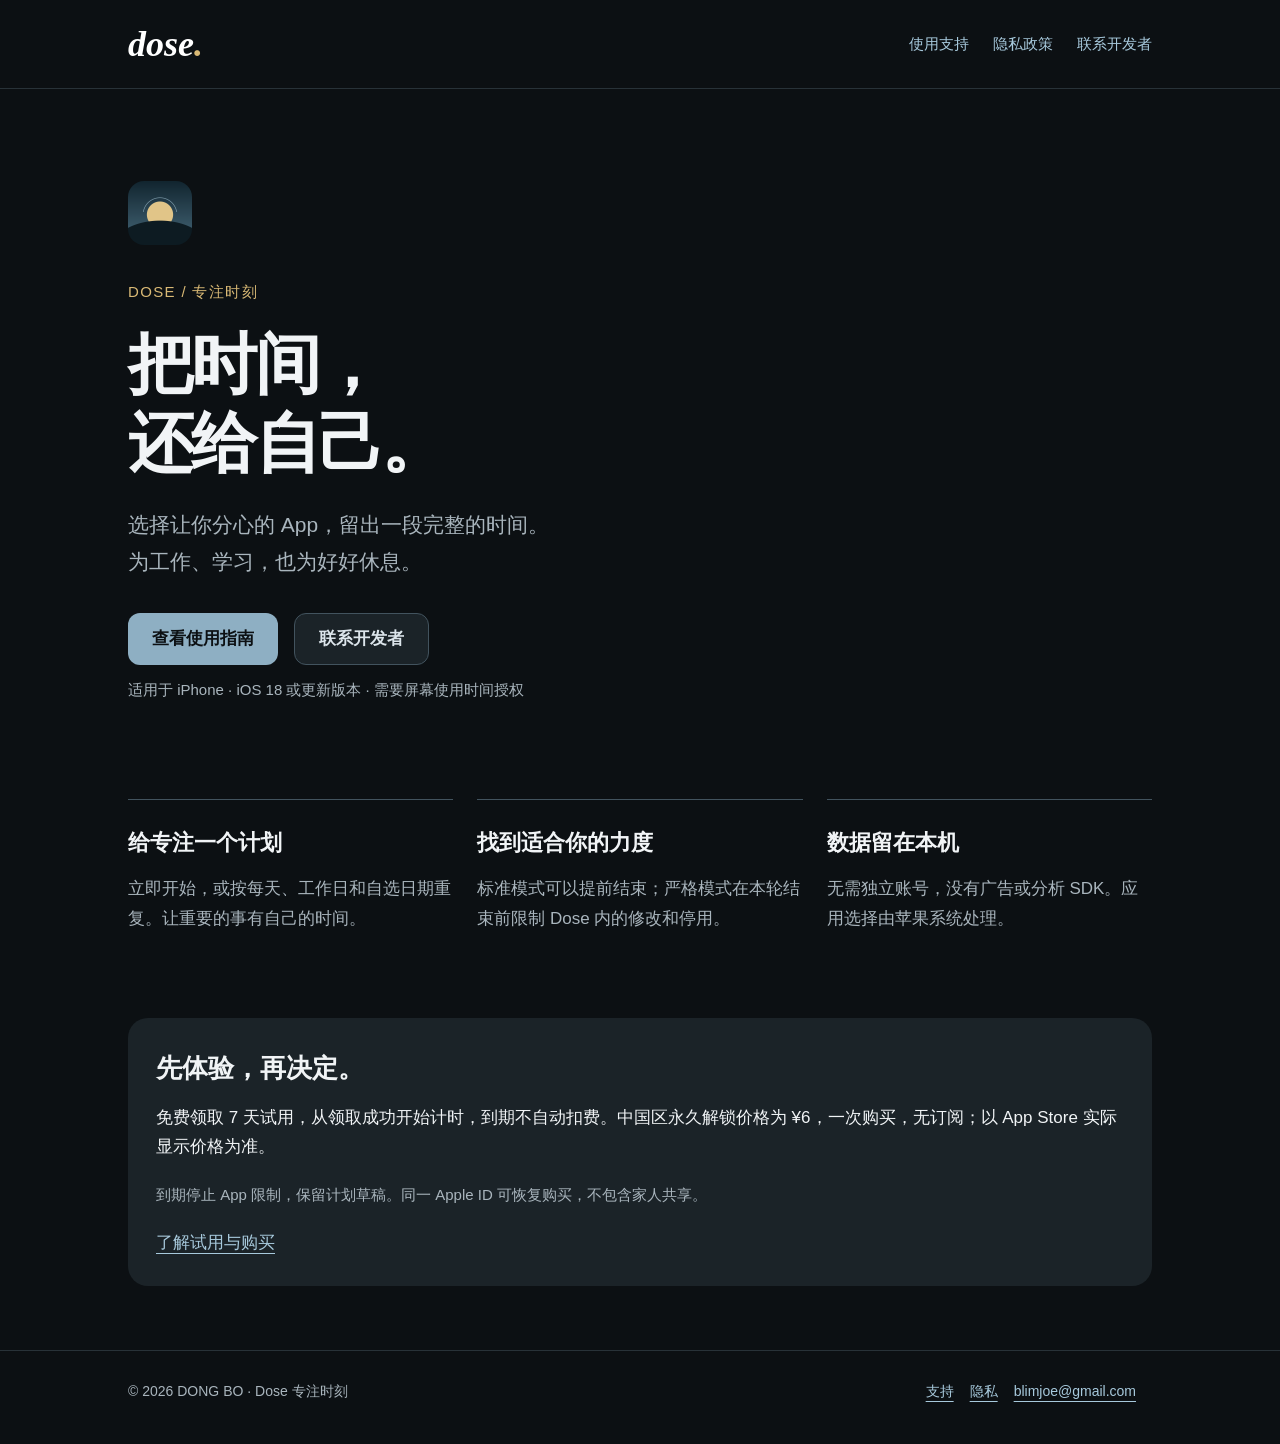
<file: index.html>
<!doctype html>
<html lang="zh-CN"><head><meta charset="utf-8"><meta name="viewport" content="width=device-width,initial-scale=1"><meta name="description" content="Dose 是一款 iPhone 专注工具。查看使用说明、试用与买断说明、隐私政策并联系开发者。"><title>把时间，还给自己 · Dose 专注时刻</title><link rel="icon" href="assets/icon.png"><link rel="stylesheet" href="assets/style.css"></head><body><header><div class="wrap"><nav aria-label="主导航"><a class="brand" href="./" aria-label="Dose 首页">dose<span>.</span></a><div class="links"><a href="support.html">使用支持</a><a href="privacy.html">隐私政策</a><a href="mailto:blimjoe@gmail.com">联系开发者</a></div></nav></div></header><main class="wrap"><section class="hero"><img class="icon" src="assets/icon.png" alt="Dose 应用图标" width="64" height="64"><div class="eyebrow">DOSE / 专注时刻</div><h1>把时间，<br>还给自己。</h1><p class="lead">选择让你分心的 App，留出一段完整的时间。<br>为工作、学习，也为好好休息。</p><div class="actions"><a class="button" href="support.html">查看使用指南</a><a class="button secondary" href="mailto:blimjoe@gmail.com">联系开发者</a></div><p class="meta">适用于 iPhone · iOS 18 或更新版本 · 需要屏幕使用时间授权</p></section><section class="grid" aria-label="主要功能"><article class="feature"><h2>给专注一个计划</h2><p>立即开始，或按每天、工作日和自选日期重复。让重要的事有自己的时间。</p></article><article class="feature"><h2>找到适合你的力度</h2><p>标准模式可以提前结束；严格模式在本轮结束前限制 Dose 内的修改和停用。</p></article><article class="feature"><h2>数据留在本机</h2><p>无需独立账号，没有广告或分析 SDK。应用选择由苹果系统处理。</p></article></section><section class="callout"><h2>先体验，再决定。</h2><p>免费领取 7 天试用，从领取成功开始计时，到期不自动扣费。中国区永久解锁价格为 ¥6，一次购买，无订阅；以 App Store 实际显示价格为准。</p><p class="meta">到期停止 App 限制，保留计划草稿。同一 Apple ID 可恢复购买，不包含家人共享。</p><a href="support.html#purchases">了解试用与购买</a></section></main><footer><div class="wrap footer-inner"><span>© 2026 DONG BO · Dose 专注时刻</span><div><a href="support.html">支持</a><a href="privacy.html">隐私</a><a href="mailto:blimjoe@gmail.com">blimjoe@gmail.com</a></div></div></footer></body></html>
</file>
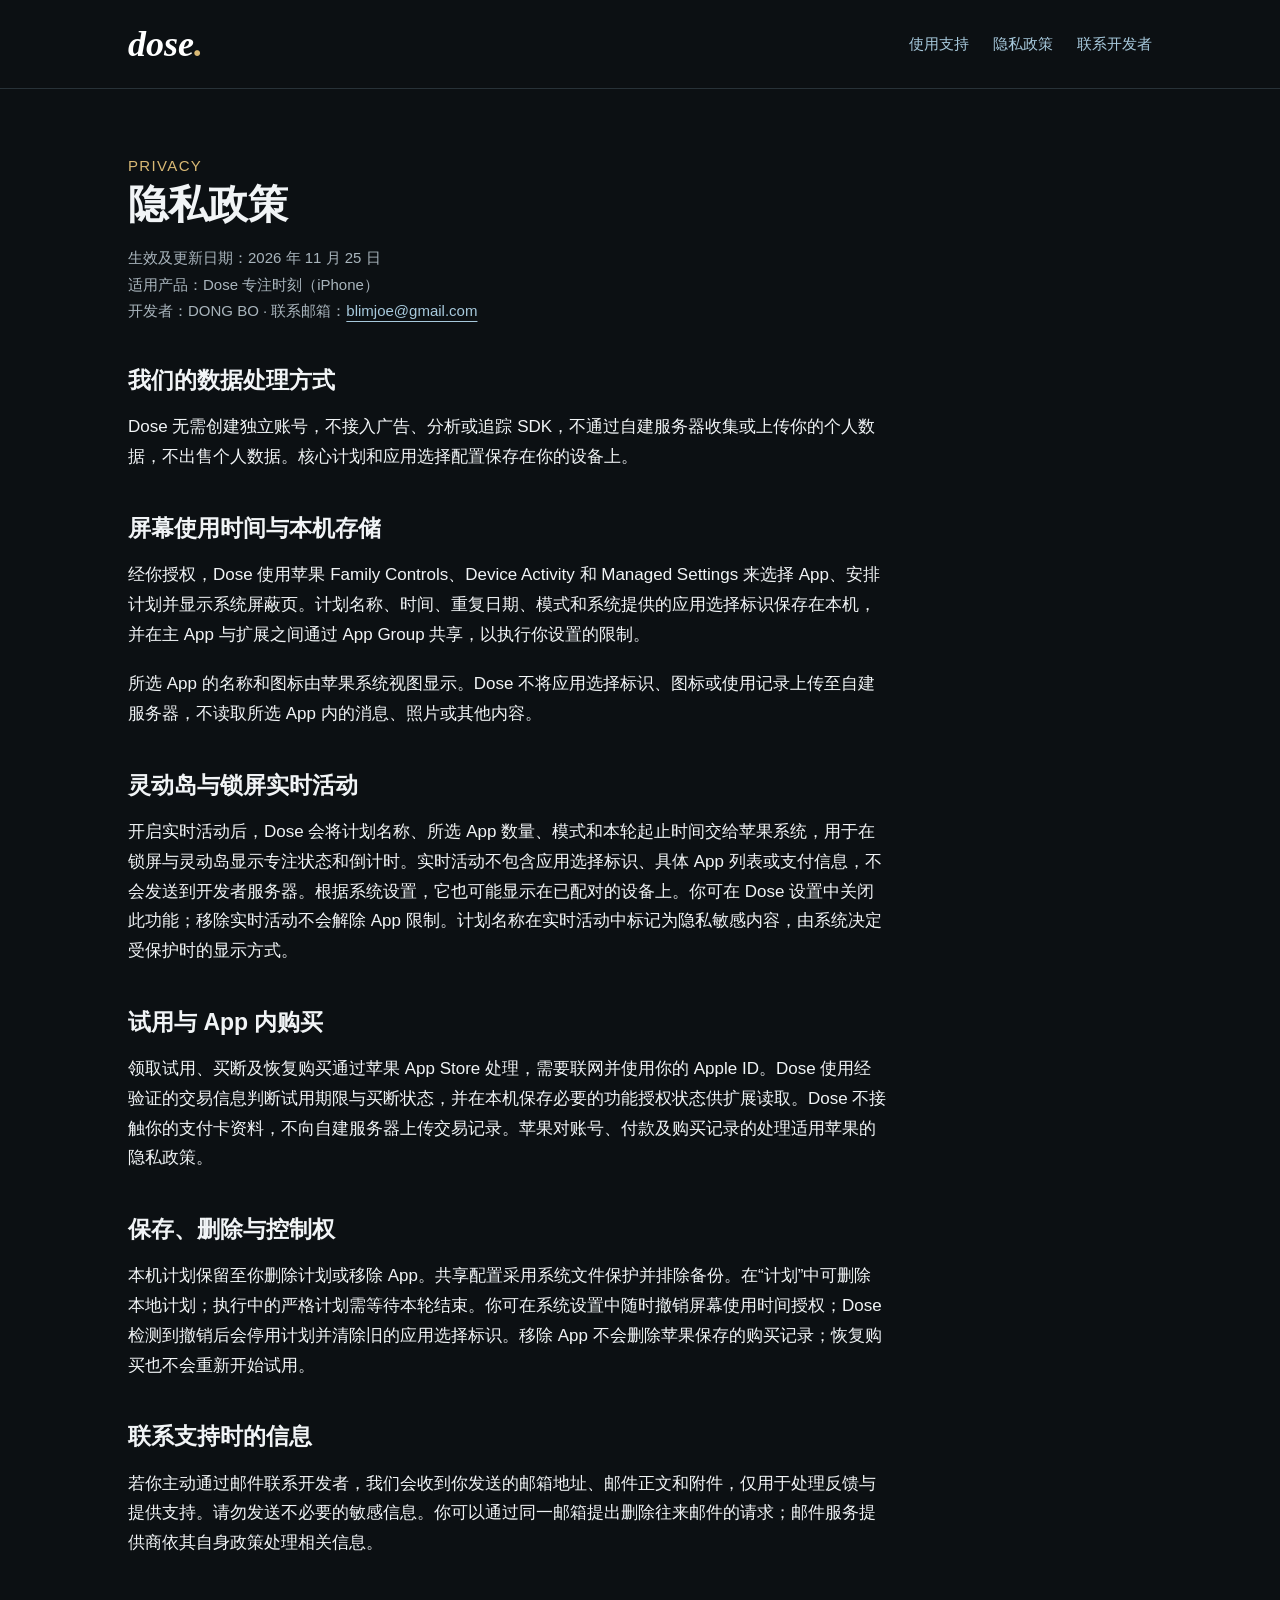
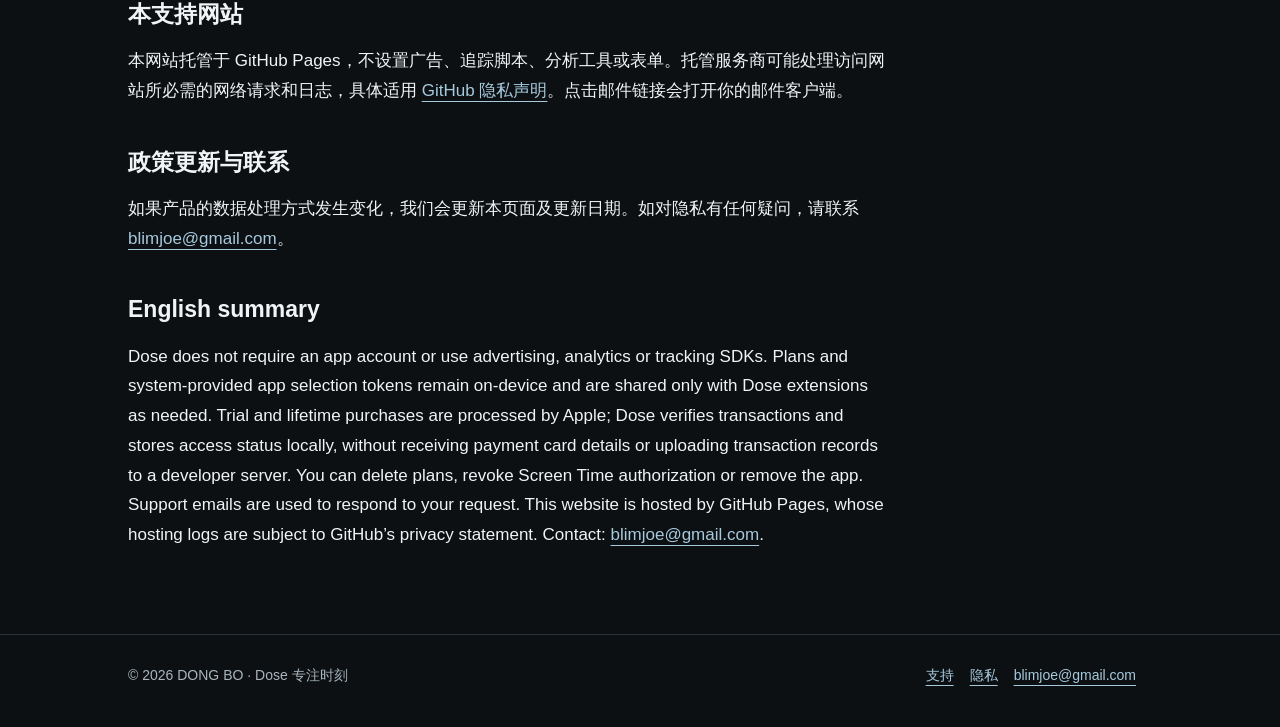
<file: privacy.html>
<!doctype html>
<html lang="zh-CN"><head><meta charset="utf-8"><meta name="viewport" content="width=device-width,initial-scale=1"><meta name="description" content="了解 Dose 如何在本机处理计划、屏幕使用时间授权及苹果 App Store 购买。"><title>隐私政策 · Dose 专注时刻</title><link rel="icon" href="assets/icon.png"><link rel="stylesheet" href="assets/style.css"></head><body><header><div class="wrap"><nav aria-label="主导航"><a class="brand" href="./" aria-label="Dose 首页">dose<span>.</span></a><div class="links"><a href="support.html">使用支持</a><a href="privacy.html">隐私政策</a><a href="mailto:blimjoe@gmail.com">联系开发者</a></div></nav></div></header><main class="wrap"><article class="article"><div class="eyebrow">PRIVACY</div><h1>隐私政策</h1><p class="meta">生效及更新日期：2026 年 11 月 25 日<br>适用产品：Dose 专注时刻（iPhone）<br>开发者：DONG BO · 联系邮箱：<a href="mailto:blimjoe@gmail.com">blimjoe@gmail.com</a></p><h2>我们的数据处理方式</h2><p>Dose 无需创建独立账号，不接入广告、分析或追踪 SDK，不通过自建服务器收集或上传你的个人数据，不出售个人数据。核心计划和应用选择配置保存在你的设备上。</p><h2>屏幕使用时间与本机存储</h2><p>经你授权，Dose 使用苹果 Family Controls、Device Activity 和 Managed Settings 来选择 App、安排计划并显示系统屏蔽页。计划名称、时间、重复日期、模式和系统提供的应用选择标识保存在本机，并在主 App 与扩展之间通过 App Group 共享，以执行你设置的限制。</p><p>所选 App 的名称和图标由苹果系统视图显示。Dose 不将应用选择标识、图标或使用记录上传至自建服务器，不读取所选 App 内的消息、照片或其他内容。</p><h2>灵动岛与锁屏实时活动</h2><p>开启实时活动后，Dose 会将计划名称、所选 App 数量、模式和本轮起止时间交给苹果系统，用于在锁屏与灵动岛显示专注状态和倒计时。实时活动不包含应用选择标识、具体 App 列表或支付信息，不会发送到开发者服务器。根据系统设置，它也可能显示在已配对的设备上。你可在 Dose 设置中关闭此功能；移除实时活动不会解除 App 限制。计划名称在实时活动中标记为隐私敏感内容，由系统决定受保护时的显示方式。</p><h2>试用与 App 内购买</h2><p>领取试用、买断及恢复购买通过苹果 App Store 处理，需要联网并使用你的 Apple ID。Dose 使用经验证的交易信息判断试用期限与买断状态，并在本机保存必要的功能授权状态供扩展读取。Dose 不接触你的支付卡资料，不向自建服务器上传交易记录。苹果对账号、付款及购买记录的处理适用苹果的隐私政策。</p><h2>保存、删除与控制权</h2><p>本机计划保留至你删除计划或移除 App。共享配置采用系统文件保护并排除备份。在“计划”中可删除本地计划；执行中的严格计划需等待本轮结束。你可在系统设置中随时撤销屏幕使用时间授权；Dose 检测到撤销后会停用计划并清除旧的应用选择标识。移除 App 不会删除苹果保存的购买记录；恢复购买也不会重新开始试用。</p><h2>联系支持时的信息</h2><p>若你主动通过邮件联系开发者，我们会收到你发送的邮箱地址、邮件正文和附件，仅用于处理反馈与提供支持。请勿发送不必要的敏感信息。你可以通过同一邮箱提出删除往来邮件的请求；邮件服务提供商依其自身政策处理相关信息。</p><h2>本支持网站</h2><p>本网站托管于 GitHub Pages，不设置广告、追踪脚本、分析工具或表单。托管服务商可能处理访问网站所必需的网络请求和日志，具体适用 <a href="https://docs.github.com/en/site-policy/privacy-policies/github-general-privacy-statement">GitHub 隐私声明</a>。点击邮件链接会打开你的邮件客户端。</p><h2>政策更新与联系</h2><p>如果产品的数据处理方式发生变化，我们会更新本页面及更新日期。如对隐私有任何疑问，请联系 <a href="mailto:blimjoe@gmail.com">blimjoe@gmail.com</a>。</p><h2 lang="en">English summary</h2><p lang="en">Dose does not require an app account or use advertising, analytics or tracking SDKs. Plans and system-provided app selection tokens remain on-device and are shared only with Dose extensions as needed. Trial and lifetime purchases are processed by Apple; Dose verifies transactions and stores access status locally, without receiving payment card details or uploading transaction records to a developer server. You can delete plans, revoke Screen Time authorization or remove the app. Support emails are used to respond to your request. This website is hosted by GitHub Pages, whose hosting logs are subject to GitHub’s privacy statement. Contact: <a href="mailto:blimjoe@gmail.com">blimjoe@gmail.com</a>.</p></article></main><footer><div class="wrap footer-inner"><span>© 2026 DONG BO · Dose 专注时刻</span><div><a href="support.html">支持</a><a href="privacy.html">隐私</a><a href="mailto:blimjoe@gmail.com">blimjoe@gmail.com</a></div></div></footer></body></html>
</file>
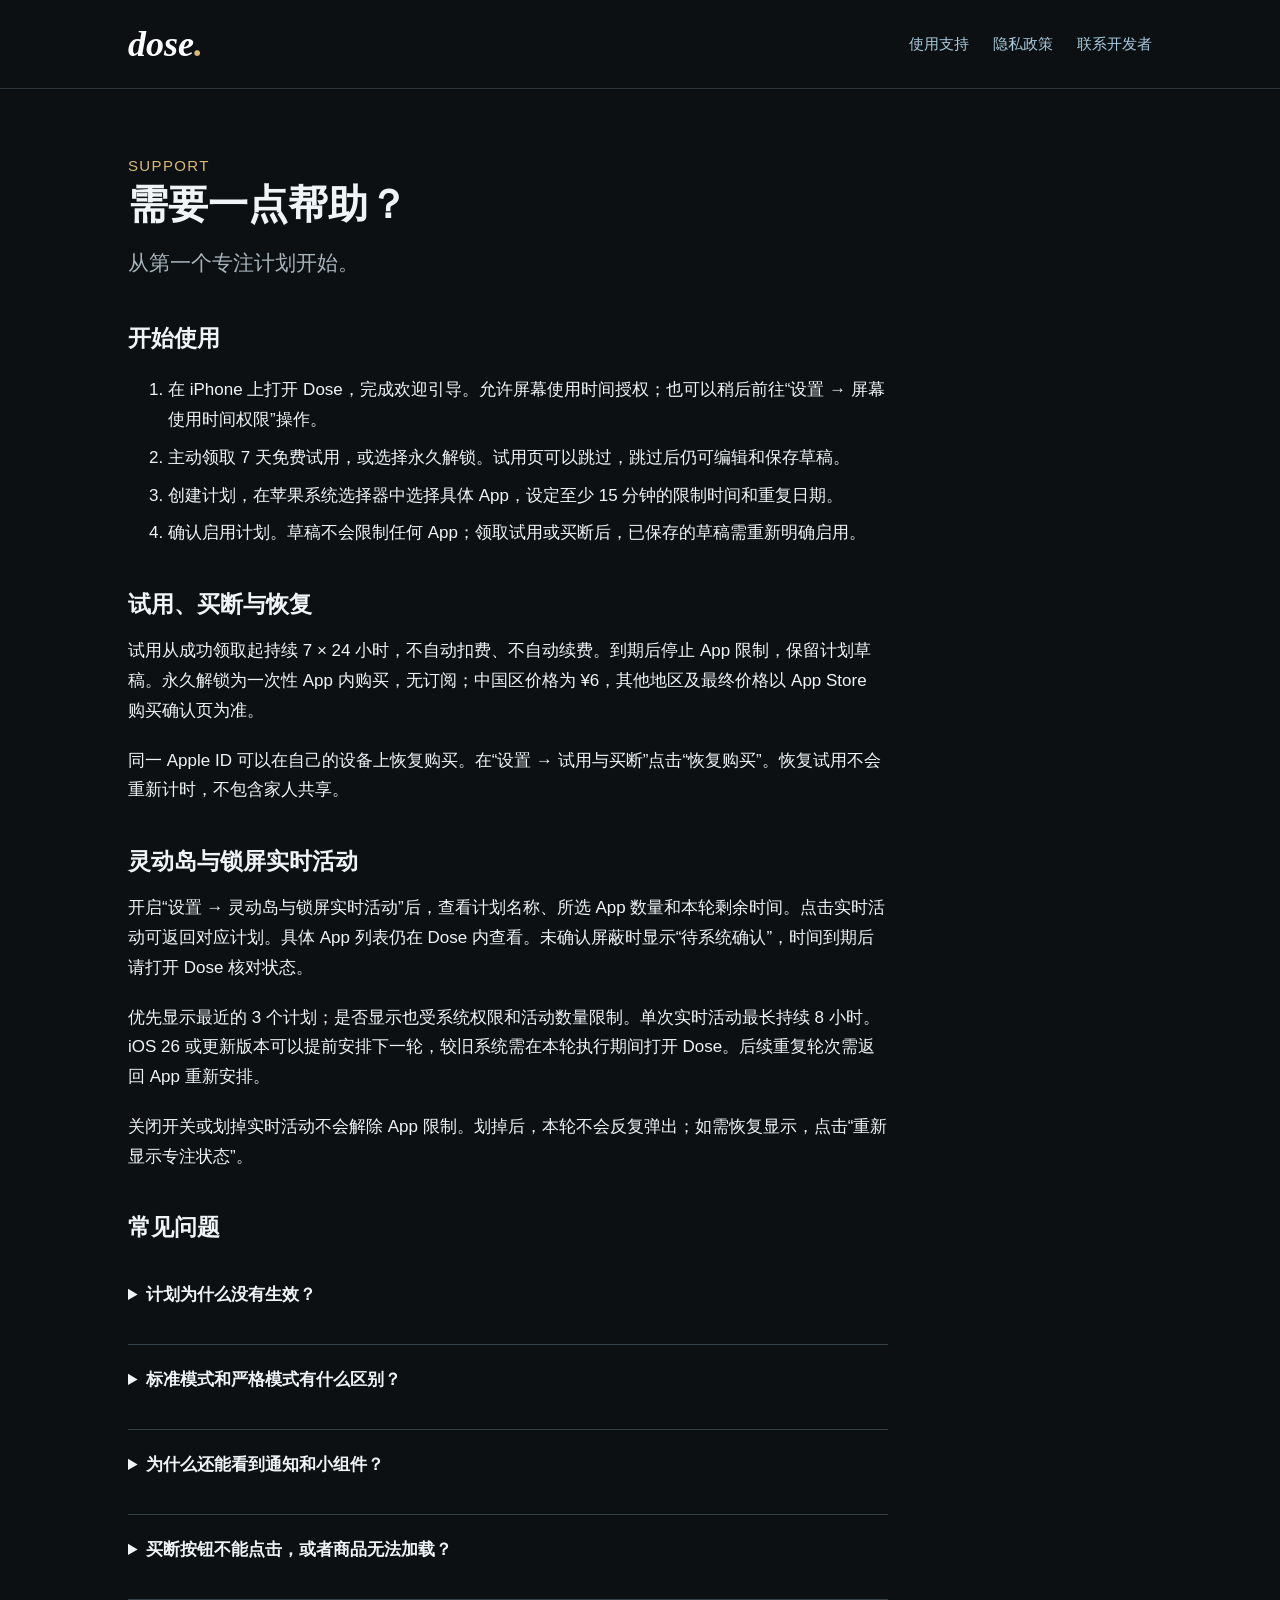
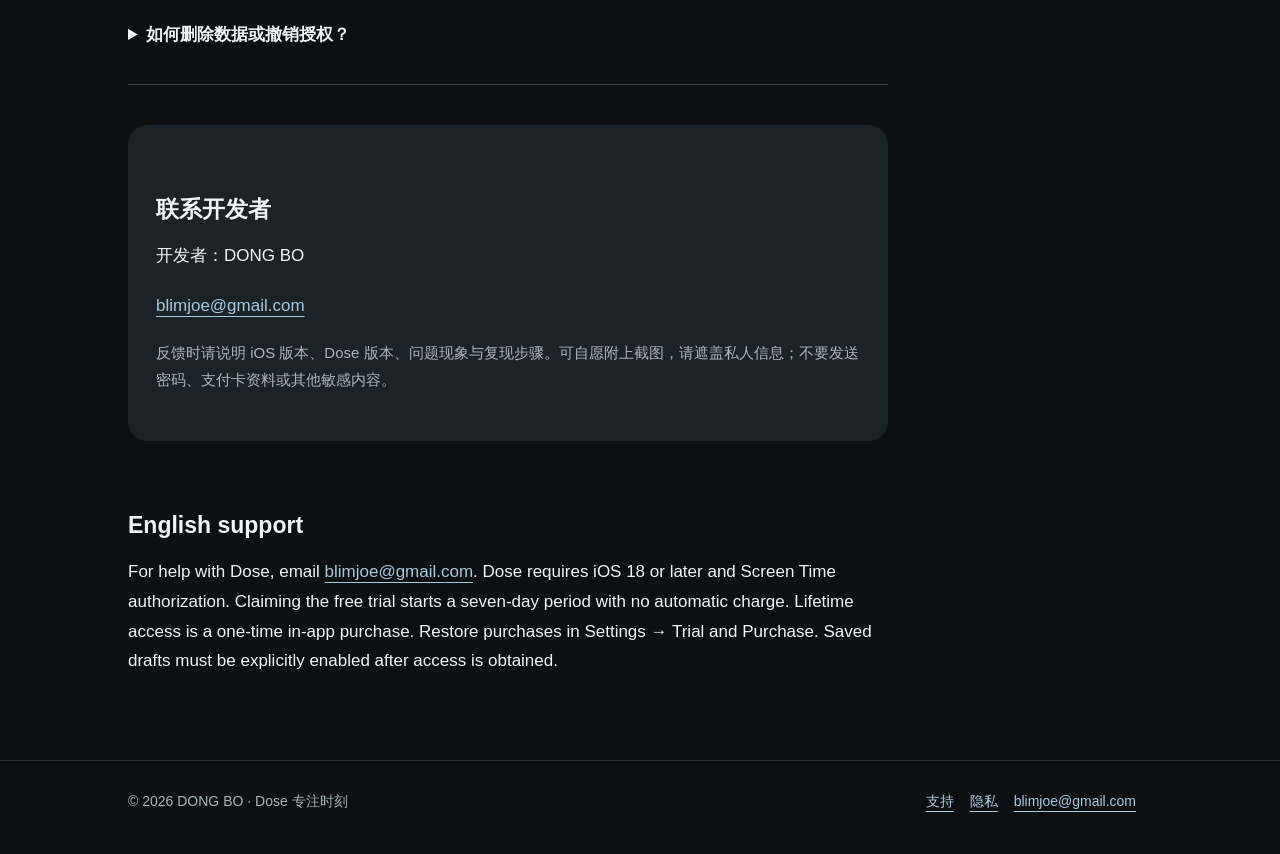
<file: support.html>
<!doctype html>
<html lang="zh-CN"><head><meta charset="utf-8"><meta name="viewport" content="width=device-width,initial-scale=1"><meta name="description" content="Dose 专注时刻使用指南、常见问题与联系邮箱。"><title>使用支持 · Dose 专注时刻</title><link rel="icon" href="assets/icon.png"><link rel="stylesheet" href="assets/style.css"></head><body><header><div class="wrap"><nav aria-label="主导航"><a class="brand" href="./" aria-label="Dose 首页">dose<span>.</span></a><div class="links"><a href="support.html">使用支持</a><a href="privacy.html">隐私政策</a><a href="mailto:blimjoe@gmail.com">联系开发者</a></div></nav></div></header><main class="wrap"><article class="article"><div class="eyebrow">SUPPORT</div><h1>需要一点帮助？</h1><p class="lead">从第一个专注计划开始。</p><h2>开始使用</h2><ol><li>在 iPhone 上打开 Dose，完成欢迎引导。允许屏幕使用时间授权；也可以稍后前往“设置 → 屏幕使用时间权限”操作。</li><li>主动领取 7 天免费试用，或选择永久解锁。试用页可以跳过，跳过后仍可编辑和保存草稿。</li><li>创建计划，在苹果系统选择器中选择具体 App，设定至少 15 分钟的限制时间和重复日期。</li><li>确认启用计划。草稿不会限制任何 App；领取试用或买断后，已保存的草稿需重新明确启用。</li></ol><h2 id="purchases">试用、买断与恢复</h2><p>试用从成功领取起持续 7 × 24 小时，不自动扣费、不自动续费。到期后停止 App 限制，保留计划草稿。永久解锁为一次性 App 内购买，无订阅；中国区价格为 ¥6，其他地区及最终价格以 App Store 购买确认页为准。</p><p>同一 Apple ID 可以在自己的设备上恢复购买。在“设置 → 试用与买断”点击“恢复购买”。恢复试用不会重新计时，不包含家人共享。</p><h2>灵动岛与锁屏实时活动</h2><p>开启“设置 → 灵动岛与锁屏实时活动”后，查看计划名称、所选 App 数量和本轮剩余时间。点击实时活动可返回对应计划。具体 App 列表仍在 Dose 内查看。未确认屏蔽时显示“待系统确认”，时间到期后请打开 Dose 核对状态。</p><p>优先显示最近的 3 个计划；是否显示也受系统权限和活动数量限制。单次实时活动最长持续 8 小时。iOS 26 或更新版本可以提前安排下一轮，较旧系统需在本轮执行期间打开 Dose。后续重复轮次需返回 App 重新安排。</p><p>关闭开关或划掉实时活动不会解除 App 限制。划掉后，本轮不会反复弹出；如需恢复显示，点击“重新显示专注状态”。</p><h2>常见问题</h2><details><summary>计划为什么没有生效？</summary><p>检查屏幕使用时间授权、试用或买断状态，以及计划是否已启用、是否选择了具体 App。撤销并重新授权后，需要重新选择 App。多个计划限制同一个 App 时，所有相关限制解除后才能使用。系统后台回调可能延迟，回到 Dose 可重新检查状态。</p></details><details><summary>标准模式和严格模式有什么区别？</summary><p>标准模式允许提前结束本轮。严格模式在本轮内不允许在 Dose 中修改、停用、删除或提前结束。请避开可能需要紧急使用的 App。个人授权可在系统设置中撤销，Dose 不承诺防卸载或绝对不可绕过。</p></details><details><summary>为什么还能看到通知和小组件？</summary><p>Dose 限制所选 App 的访问，不隐藏通知、小组件，也不限制网页版或其他设备。</p></details><details><summary>买断按钮不能点击，或者商品无法加载？</summary><p>检查网络及 App Store 账号状态，稍后重新加载商品。如果已购买，请尝试“恢复购买”。商品不可用时不会发起购买。</p></details><details><summary>如何删除数据或撤销授权？</summary><p>在“计划”中删除本地计划；运行中的严格计划需要等待本轮结束。可以在系统设置中撤销屏幕使用时间授权，或移除 Dose 清理本机应用数据。苹果保留的购买记录由苹果管理。</p></details><section class="callout"><h2>联系开发者</h2><p>开发者：DONG BO</p><p class="contact"><a href="mailto:blimjoe@gmail.com">blimjoe@gmail.com</a></p><p class="meta">反馈时请说明 iOS 版本、Dose 版本、问题现象与复现步骤。可自愿附上截图，请遮盖私人信息；不要发送密码、支付卡资料或其他敏感内容。</p></section><h2 lang="en">English support</h2><p lang="en">For help with Dose, email <a href="mailto:blimjoe@gmail.com">blimjoe@gmail.com</a>. Dose requires iOS 18 or later and Screen Time authorization. Claiming the free trial starts a seven-day period with no automatic charge. Lifetime access is a one-time in-app purchase. Restore purchases in Settings → Trial and Purchase. Saved drafts must be explicitly enabled after access is obtained.</p></article></main><footer><div class="wrap footer-inner"><span>© 2026 DONG BO · Dose 专注时刻</span><div><a href="support.html">支持</a><a href="privacy.html">隐私</a><a href="mailto:blimjoe@gmail.com">blimjoe@gmail.com</a></div></div></footer></body></html>
</file>
<file: assets/style.css>
*{box-sizing:border-box}html{color-scheme:dark;scroll-behavior:smooth}body{margin:0;background:#0c1013;color:#f1f4f6;font:17px/1.75 -apple-system,BlinkMacSystemFont,"Segoe UI","PingFang SC",sans-serif}a{color:#a7c9dc;text-underline-offset:5px}a:hover{color:#fff}a:focus-visible,summary:focus-visible{outline:3px solid #d9b975;outline-offset:5px}.wrap{max-width:1080px;margin:auto;padding:0 28px}header{border-bottom:1px solid #283238}nav{display:flex;align-items:center;justify-content:space-between;gap:24px;min-height:88px;flex-wrap:wrap;padding:16px 0}.brand{font:italic bold 36px Georgia,serif;color:#fff;text-decoration:none}.brand span{color:#d9b975}.links{display:flex;gap:24px;flex-wrap:wrap}.links a{font-size:15px;text-decoration:none}main{min-height:65vh}.hero{padding:92px 0 76px;max-width:840px}.eyebrow{color:#d9b975;font-size:15px;letter-spacing:.09em}.hero h1{font-size:clamp(38px,6vw,66px);line-height:1.2;letter-spacing:-.04em;margin:20px 0 24px}.lead{font-size:21px;color:#a9b5bd;max-width:650px}.actions{display:flex;gap:16px;flex-wrap:wrap;margin-top:32px}.button{display:inline-flex;align-items:center;justify-content:center;min-height:48px;padding:10px 24px;border-radius:12px;background:#8eafc3;color:#0c1013;font-weight:650;text-decoration:none}.button:hover{background:#b3cbd9;color:#0c1013}.button.secondary{background:#1b2328;color:#dce5eb;border:1px solid #42535e}.grid{display:grid;grid-template-columns:repeat(3,1fr);gap:24px;margin:0 0 64px}.feature{padding-top:20px;border-top:1px solid #42535e}.feature h2{font-size:22px;margin:4px 0 12px}.feature p,p.note{color:#a9b5bd}.callout{background:#1b2328;padding:28px;border-radius:20px;margin:40px 0 64px}.callout h2{margin:0 0 8px}.article{max-width:760px;padding:64px 0}.article h1{font-size:40px;line-height:1.25;margin:0 0 16px}.article h2{font-size:23px;margin:36px 0 12px}.article h3{font-size:19px}p{margin:12px 0 20px}li{margin:8px 0}details{border-bottom:1px solid #334149;padding:20px 0}summary{cursor:pointer;font-weight:600;min-height:44px}details p{color:#a9b5bd}footer{padding:28px 0 40px;border-top:1px solid #283238;color:#a9b5bd;font-size:14px}.footer-inner{display:flex;justify-content:space-between;gap:20px;flex-wrap:wrap}.footer-inner a{margin-right:16px}.meta{font-size:15px;color:#a9b5bd}.icon{width:64px;height:64px;border-radius:16px;margin-bottom:24px}.contact{overflow-wrap:anywhere}@media(max-width:650px){.wrap{padding:0 22px}.hero{padding:56px 0}.lead{font-size:18px}.grid{grid-template-columns:1fr;gap:22px}.article{padding:44px 0}.article h1{font-size:34px}.links{gap:16px}.callout{padding:22px}.actions .button{width:100%}}@media(prefers-reduced-motion:reduce){html{scroll-behavior:auto}}
</file>
